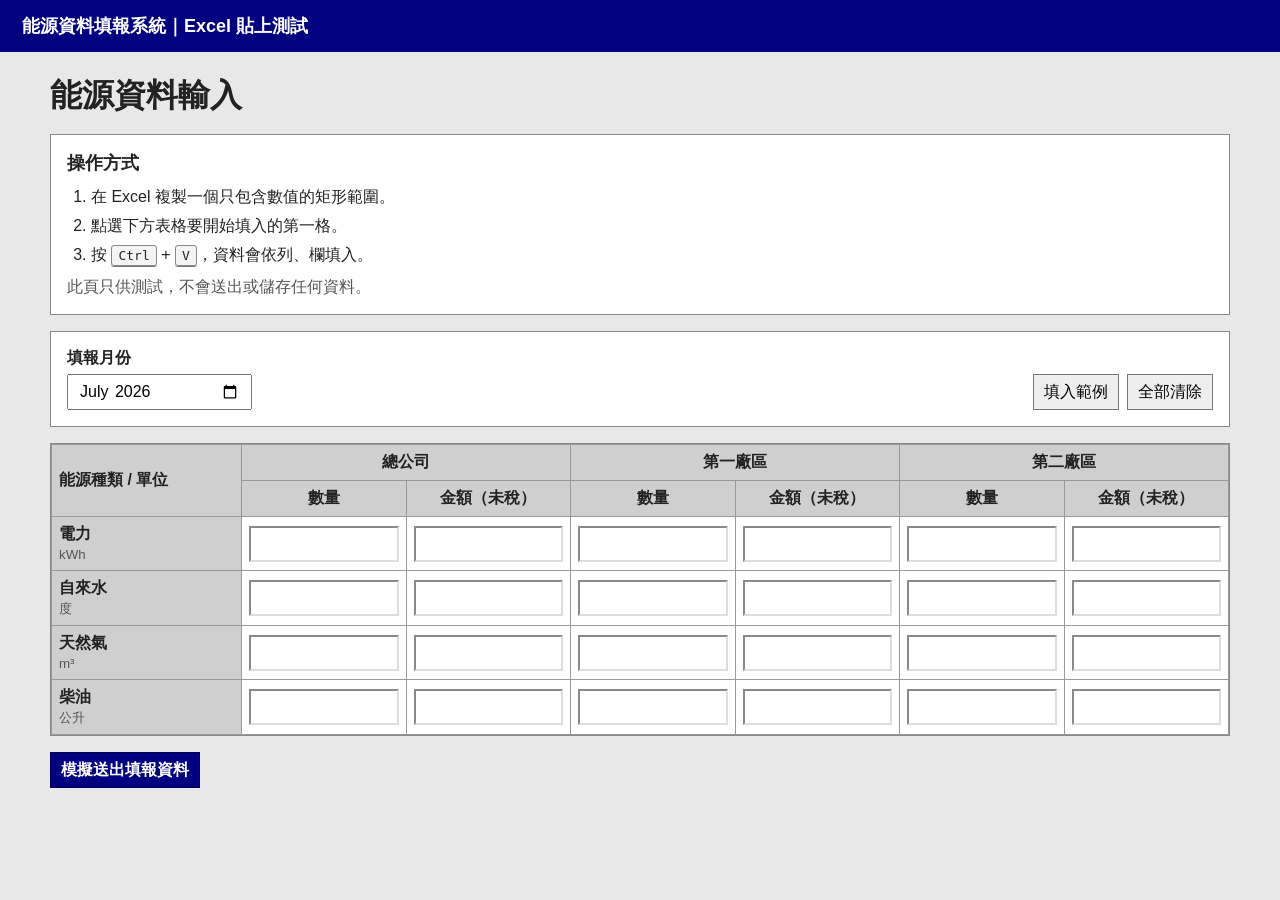
<file: excel_paste_demo/index.html>
<!doctype html>
<html lang="zh-Hant">
<head>
    <meta charset="utf-8">
    <meta name="viewport" content="width=device-width, initial-scale=1">
    <title>Excel 多格貼上測試</title>
    <link rel="stylesheet" href="style.css">
</head>
<body>
    <header>
        <strong>能源資料填報系統｜Excel 貼上測試</strong>
    </header>

    <main>
        <h1>能源資料輸入</h1>
        <section class="panel instructions">
            <h2>操作方式</h2>
            <ol>
                <li>在 Excel 複製一個只包含數值的矩形範圍。</li>
                <li>點選下方表格要開始填入的第一格。</li>
                <li>按 <kbd>Ctrl</kbd> + <kbd>V</kbd>，資料會依列、欄填入。</li>
            </ol>
            <p>此頁只供測試，不會送出或儲存任何資料。</p>
        </section>

        <section class="panel toolbar">
            <div>
                <label for="report-month">填報月份</label>
                <input id="report-month" type="month" value="2026-07">
            </div>
            <div class="actions">
                <button id="sample-button" type="button">填入範例</button>
                <button id="clear-button" type="button">全部清除</button>
            </div>
        </section>

        <div id="message" class="message info" role="status" aria-live="polite">
            請從 Excel 複製資料，然後點選任一數字欄位貼上。
        </div>

        <section class="panel table-wrap">
            <table id="fill-table">
                <thead>
                    <tr>
                        <th class="row-head" rowspan="2">能源種類 / 單位</th>
                        <th colspan="2">總公司</th>
                        <th colspan="2">第一廠區</th>
                        <th colspan="2">第二廠區</th>
                    </tr>
                    <tr>
                        <th>數量</th><th>金額（未稅）</th>
                        <th>數量</th><th>金額（未稅）</th>
                        <th>數量</th><th>金額（未稅）</th>
                    </tr>
                </thead>
                <tbody>
                    <tr><th class="row-head">電力<br><small>kWh</small></th></tr>
                    <tr><th class="row-head">自來水<br><small>度</small></th></tr>
                    <tr><th class="row-head">天然氣<br><small>m³</small></th></tr>
                    <tr><th class="row-head">柴油<br><small>公升</small></th></tr>
                </tbody>
            </table>
        </section>

        <button id="submit-button" class="primary" type="button">模擬送出填報資料</button>
    </main>
    <script src="app.js"></script>
</body>
</html>
</file>
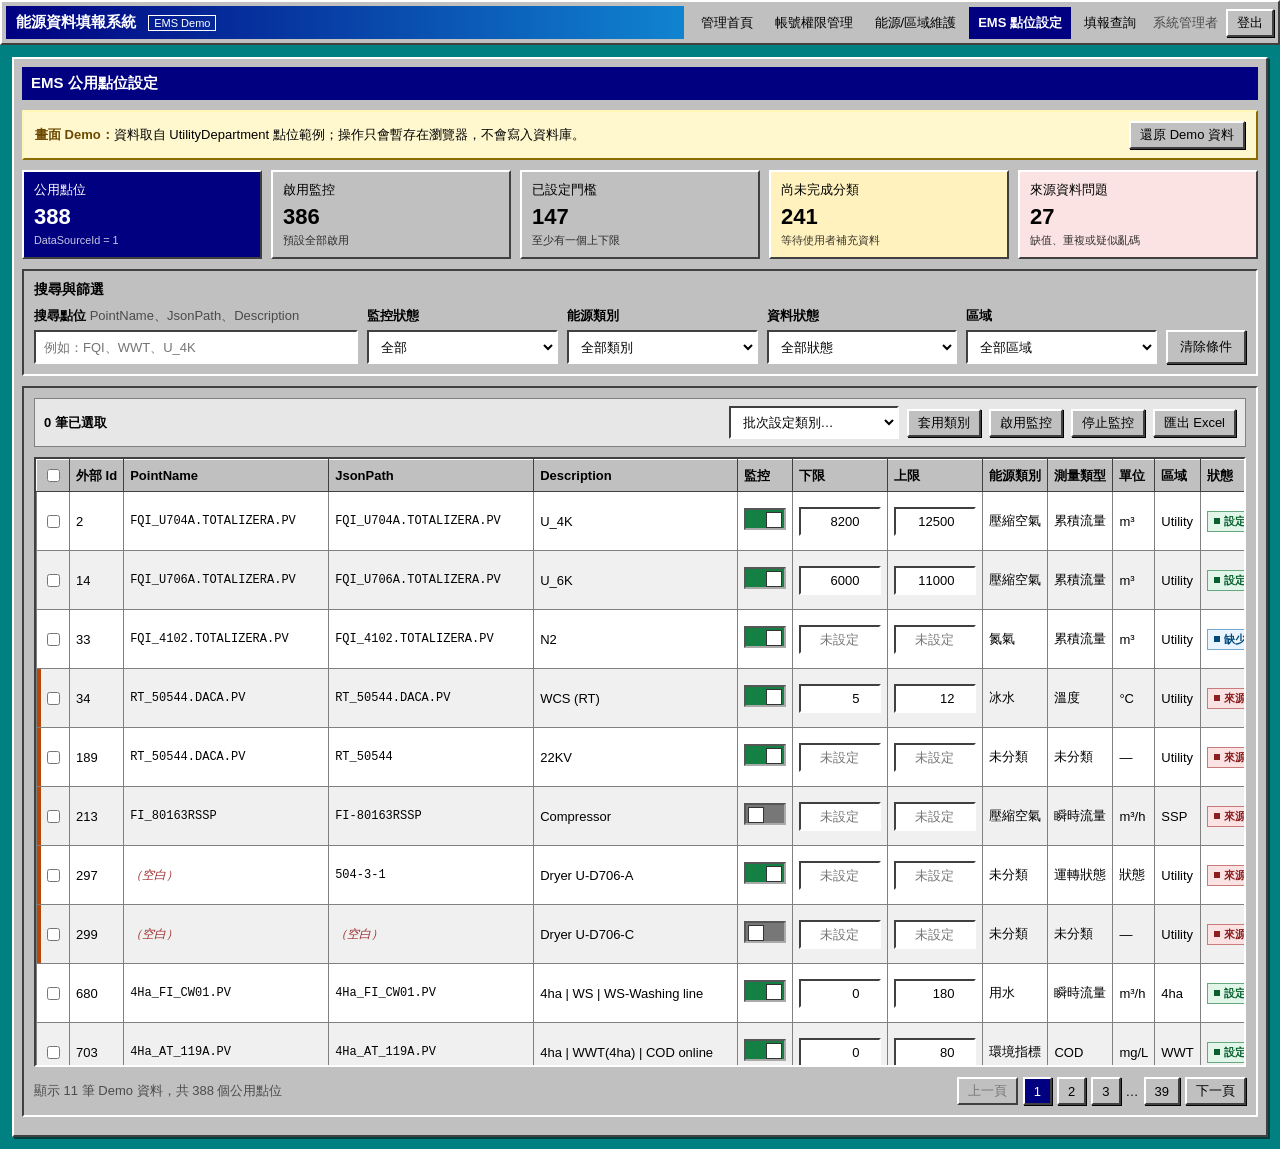
<file: ems_points_demo.html>
<!doctype html>
<html lang="zh-Hant">
<head>
    <meta charset="utf-8">
    <meta name="viewport" content="width=device-width, initial-scale=1">
    <title>EMS 公用點位設定 Demo</title>
    <style>
        :root {
            --page: #008080;
            --panel: #c0c0c0;
            --primary: #000080;
            --primary-light: #1084d0;
            --highlight: #ffffff;
            --shadow: #404040;
            --border: #808080;
            --muted: #4b4b4b;
            --danger: #8b1e1e;
            --warning: #8a5300;
            --success: #075f2c;
            --info-bg: #e9f4ff;
        }

        * { box-sizing: border-box; }

        body {
            margin: 0;
            min-width: 320px;
            background: var(--page);
            color: #000;
            font-family: Tahoma, "Microsoft JhengHei", "MS Sans Serif", sans-serif;
            font-size: 13px;
        }

        button, input, select, textarea { font: inherit; }
        button, .button {
            min-height: 34px;
            padding: 6px 12px;
            border: 2px solid;
            border-color: var(--highlight) var(--shadow) var(--shadow) var(--highlight);
            background: var(--panel);
            color: #000;
            cursor: pointer;
            box-shadow: 1px 1px 0 #000;
        }
        button:active {
            border-color: var(--shadow) var(--highlight) var(--highlight) var(--shadow);
            box-shadow: none;
            transform: translate(1px, 1px);
        }
        button:focus-visible, input:focus-visible, select:focus-visible, textarea:focus-visible {
            outline: 2px solid #ffb000;
            outline-offset: 1px;
        }
        button.primary { background: var(--primary); color: #fff; font-weight: 700; }
        button.danger { background: #f5d2d2; color: var(--danger); }
        button.small { min-height: 28px; padding: 3px 9px; }
        button:disabled { color: #777; cursor: not-allowed; box-shadow: none; }

        input, select, textarea {
            width: 100%;
            min-height: 34px;
            padding: 6px 8px;
            border: 2px solid;
            border-color: var(--shadow) var(--highlight) var(--highlight) var(--shadow);
            border-radius: 0;
            background: #fff;
            color: #000;
        }
        input:focus, select:focus, textarea:focus { background: #ffffcf; }
        input[type="checkbox"] { width: auto; min-height: auto; }
        textarea { min-height: 78px; resize: vertical; }

        header {
            position: sticky;
            top: 0;
            z-index: 20;
            display: flex;
            align-items: center;
            justify-content: space-between;
            gap: 8px;
            padding: 4px;
            background: var(--panel);
            border: 2px solid;
            border-color: var(--highlight) var(--shadow) var(--shadow) var(--highlight);
        }
        .brand {
            flex: 1;
            padding: 7px 10px;
            background: linear-gradient(90deg, var(--primary), var(--primary-light));
            color: #fff;
            font-size: 15px;
            font-weight: 700;
        }
        .version {
            margin-left: 8px;
            padding: 1px 5px;
            border: 1px solid #fff;
            font-size: 11px;
            font-weight: 400;
        }
        nav { display: flex; align-items: center; gap: 4px; flex-wrap: wrap; }
        nav a {
            padding: 6px 8px;
            color: #000;
            text-decoration: none;
            border: 1px solid transparent;
        }
        nav a.active { background: var(--primary); color: #fff; font-weight: 700; }
        nav .user { padding: 0 4px; color: var(--muted); }

        main { padding: 12px; }
        .container {
            max-width: 1500px;
            margin: 0 auto;
            padding: 8px;
            background: var(--panel);
            border: 2px solid;
            border-color: var(--highlight) var(--shadow) var(--shadow) var(--highlight);
            box-shadow: 2px 2px 0 #003f3f;
        }
        h1 {
            margin: 0 0 10px;
            padding: 7px 9px;
            background: var(--primary);
            color: #fff;
            font-size: 15px;
        }
        h2 { margin: 0 0 8px; font-size: 14px; }
        p { margin: 5px 0; }
        .muted { color: var(--muted); }

        .demo-notice {
            display: flex;
            align-items: center;
            justify-content: space-between;
            gap: 12px;
            margin-bottom: 10px;
            padding: 9px 11px;
            background: #fff8cf;
            border: 2px solid;
            border-color: #fff7b5 #8a6d00 #8a6d00 #fff7b5;
        }
        .demo-notice strong { color: #6d4800; }

        .kpis {
            display: grid;
            grid-template-columns: repeat(5, minmax(130px, 1fr));
            gap: 9px;
            margin-bottom: 10px;
        }
        .kpi {
            padding: 9px 10px;
            background: var(--panel);
            border: 2px solid;
            border-color: var(--highlight) var(--shadow) var(--shadow) var(--highlight);
        }
        .kpi strong { display: block; margin: 5px 0 2px; font-size: 22px; }
        .kpi.primary { background: var(--primary); color: #fff; }
        .kpi.warning { background: #fff2bf; }
        .kpi.danger { background: #fbe3e3; }
        .kpi small { color: inherit; opacity: .78; }

        .panel {
            margin-bottom: 10px;
            padding: 10px;
            background: var(--panel);
            border: 2px solid;
            border-color: var(--shadow) var(--highlight) var(--highlight) var(--shadow);
        }
        .filters {
            display: grid;
            grid-template-columns: minmax(230px, 1.7fr) repeat(4, minmax(130px, 1fr)) auto;
            gap: 9px;
            align-items: end;
        }
        label { display: block; margin-bottom: 5px; font-weight: 700; }
        .label-help { font-weight: 400; color: var(--muted); }

        .bulk-bar {
            display: flex;
            align-items: center;
            gap: 8px;
            flex-wrap: wrap;
            min-height: 48px;
            margin-bottom: 10px;
            padding: 7px 9px;
            background: #e7e7e7;
            border: 1px solid var(--border);
        }
        .bulk-bar strong { margin-right: auto; }
        .bulk-bar select { width: 170px; min-height: 32px; }

        .table-shell {
            max-height: 610px;
            overflow: auto;
            background: #fff;
            border: 2px solid;
            border-color: var(--shadow) var(--highlight) var(--highlight) var(--shadow);
        }
        table { width: 100%; min-width: 1260px; border-collapse: collapse; }
        th, td {
            padding: 6px;
            border: 1px solid var(--border);
            text-align: left;
            vertical-align: middle;
        }
        th {
            position: sticky;
            top: 0;
            z-index: 2;
            background: var(--panel);
            border-color: var(--highlight) var(--shadow) var(--shadow) var(--highlight);
            white-space: nowrap;
        }
        tbody tr:nth-child(even) td { background: #f0f0f0; }
        tbody tr:hover td { background: #e7f3ff; }
        tbody tr.selected td { background: #dbeaff; }
        tbody tr.issue-row td:first-child { box-shadow: inset 4px 0 #b54708; }
        .check-cell { width: 34px; text-align: center; }
        .id-cell { width: 58px; font-variant-numeric: tabular-nums; }
        .point-cell { min-width: 205px; font-family: Consolas, monospace; font-size: 12px; }
        .description-cell { min-width: 155px; max-width: 220px; }
        .limit-cell { width: 92px; }
        .limit-cell input { min-width: 82px; min-height: 29px; padding: 3px 5px; text-align: right; }
        .action-cell { width: 80px; text-align: center; }
        .empty-value { color: #9b2c2c; font-style: italic; }
        .ellipsis { overflow: hidden; text-overflow: ellipsis; white-space: nowrap; }

        .badge {
            display: inline-flex;
            align-items: center;
            gap: 4px;
            padding: 2px 6px;
            border: 1px solid #777;
            background: #eee;
            font-size: 11px;
            font-weight: 700;
            white-space: nowrap;
        }
        .badge.success { color: var(--success); background: #e1f5e8; border-color: #65a87d; }
        .badge.warning { color: var(--warning); background: #fff2bf; border-color: #c69230; }
        .badge.danger { color: var(--danger); background: #fbe3e3; border-color: #c97a7a; }
        .badge.info { color: #004878; background: var(--info-bg); border-color: #76a9cf; }
        .badge::before { content: ""; width: 6px; height: 6px; background: currentColor; }

        .switch {
            position: relative;
            display: inline-block;
            width: 42px;
            height: 22px;
            vertical-align: middle;
        }
        .switch input { width: 1px; height: 1px; opacity: 0; }
        .switch span {
            position: absolute;
            inset: 0;
            background: #777;
            border: 2px inset #aaa;
            cursor: pointer;
        }
        .switch span::after {
            content: "";
            position: absolute;
            top: 2px;
            left: 2px;
            width: 14px;
            height: 14px;
            background: #fff;
            border: 1px solid #333;
            transition: transform .12s;
        }
        .switch input:checked + span { background: #148044; }
        .switch input:checked + span::after { transform: translateX(18px); }

        .footer-bar {
            display: flex;
            justify-content: space-between;
            align-items: center;
            gap: 10px;
            margin-top: 10px;
        }
        .pager { display: flex; align-items: center; gap: 5px; }
        .pager button.active { background: var(--primary); color: #fff; }

        dialog {
            width: min(900px, calc(100vw - 24px));
            max-height: calc(100vh - 30px);
            padding: 0;
            border: 2px solid;
            border-color: var(--highlight) var(--shadow) var(--shadow) var(--highlight);
            background: var(--panel);
            color: #000;
            box-shadow: 5px 5px 0 rgba(0, 0, 0, .45);
        }
        dialog::backdrop { background: rgba(0, 0, 0, .55); }
        .dialog-title {
            display: flex;
            align-items: center;
            justify-content: space-between;
            padding: 6px 8px;
            background: linear-gradient(90deg, var(--primary), var(--primary-light));
            color: #fff;
            font-weight: 700;
        }
        .dialog-title button {
            width: 26px;
            min-height: 24px;
            padding: 0;
            background: var(--panel);
            color: #000;
        }
        .dialog-body { max-height: calc(100vh - 125px); overflow: auto; padding: 12px; }
        .source-card {
            margin-bottom: 12px;
            padding: 9px;
            background: #efefef;
            border: 1px solid var(--border);
        }
        .source-grid {
            display: grid;
            grid-template-columns: 90px minmax(180px, 1fr) minmax(180px, 1fr);
            gap: 8px 12px;
        }
        .source-grid code { overflow-wrap: anywhere; font-size: 12px; }
        .form-grid {
            display: grid;
            grid-template-columns: repeat(3, minmax(0, 1fr));
            gap: 11px;
        }
        .span-2 { grid-column: span 2; }
        .span-3 { grid-column: 1 / -1; }
        .monitor-box {
            display: flex;
            align-items: center;
            gap: 10px;
            min-height: 34px;
            padding: 5px 8px;
            background: #fff;
            border: 2px inset #ddd;
        }
        .monitor-box label { margin: 0; }
        .dialog-actions {
            display: flex;
            justify-content: flex-end;
            gap: 8px;
            padding: 9px 12px;
            border-top: 1px solid var(--border);
        }
        .validation {
            display: none;
            margin-bottom: 10px;
            padding: 8px;
            color: var(--danger);
            background: #fbe3e3;
            border: 1px solid #c97a7a;
        }

        .toast {
            position: fixed;
            right: 18px;
            bottom: 18px;
            z-index: 50;
            display: none;
            max-width: 380px;
            padding: 11px 14px;
            color: #fff;
            background: #075f2c;
            border: 2px solid;
            border-color: #b8efca #002d14 #002d14 #b8efca;
            box-shadow: 3px 3px 0 rgba(0, 0, 0, .45);
        }

        @media (max-width: 1050px) {
            .kpis { grid-template-columns: repeat(3, 1fr); }
            .filters { grid-template-columns: repeat(3, 1fr); }
        }
        @media (max-width: 720px) {
            header { position: static; align-items: stretch; flex-direction: column; }
            nav { display: none; }
            main { padding: 6px; }
            .kpis { grid-template-columns: 1fr 1fr; }
            .filters { grid-template-columns: 1fr 1fr; }
            .filters .search-field { grid-column: 1 / -1; }
            .form-grid, .source-grid { grid-template-columns: 1fr; }
            .span-2, .span-3 { grid-column: auto; }
            .demo-notice, .footer-bar { align-items: stretch; flex-direction: column; }
        }
    </style>
</head>
<body>
    <header>
        <div class="brand">能源資料填報系統 <span class="version">EMS Demo</span></div>
        <nav aria-label="管理選單">
            <a href="#">管理首頁</a>
            <a href="#">帳號權限管理</a>
            <a href="#">能源/區域維護</a>
            <a class="active" href="#">EMS 點位設定</a>
            <a href="#">填報查詢</a>
            <span class="user">系統管理者</span>
            <button class="small">登出</button>
        </nav>
    </header>

    <main>
        <div class="container">
            <h1>EMS 公用點位設定</h1>

            <div class="demo-notice">
                <div><strong>畫面 Demo：</strong>資料取自 UtilityDepartment 點位範例；操作只會暫存在瀏覽器，不會寫入資料庫。</div>
                <button class="small" id="reset-demo">還原 Demo 資料</button>
            </div>

            <section class="kpis" aria-label="點位摘要">
                <div class="kpi primary"><span>公用點位</span><strong>388</strong><small>DataSourceId = 1</small></div>
                <div class="kpi"><span>啟用監控</span><strong id="kpi-monitored">386</strong><small>預設全部啟用</small></div>
                <div class="kpi"><span>已設定門檻</span><strong id="kpi-limits">147</strong><small>至少有一個上下限</small></div>
                <div class="kpi warning"><span>尚未完成分類</span><strong>241</strong><small>等待使用者補充資料</small></div>
                <div class="kpi danger"><span>來源資料問題</span><strong>27</strong><small>缺值、重複或疑似亂碼</small></div>
            </section>

            <section class="panel">
                <h2>搜尋與篩選</h2>
                <div class="filters">
                    <div class="search-field">
                        <label for="search">搜尋點位 <span class="label-help">PointName、JsonPath、Description</span></label>
                        <input id="search" type="search" placeholder="例如：FQI、WWT、U_4K">
                    </div>
                    <div>
                        <label for="monitor-filter">監控狀態</label>
                        <select id="monitor-filter">
                            <option value="all">全部</option>
                            <option value="on">監控中</option>
                            <option value="off">不監控</option>
                        </select>
                    </div>
                    <div>
                        <label for="category-filter">能源類別</label>
                        <select id="category-filter">
                            <option value="all">全部類別</option>
                            <option value="未分類">未分類</option>
                            <option value="壓縮空氣">壓縮空氣</option>
                            <option value="氮氣">氮氣</option>
                            <option value="冰水">冰水</option>
                            <option value="用水">用水</option>
                            <option value="廢水">廢水</option>
                            <option value="環境指標">環境指標</option>
                        </select>
                    </div>
                    <div>
                        <label for="status-filter">資料狀態</label>
                        <select id="status-filter">
                            <option value="all">全部狀態</option>
                            <option value="complete">分類完成</option>
                            <option value="incomplete">尚未分類</option>
                            <option value="issue">來源有問題</option>
                            <option value="no-limit">尚未設定門檻</option>
                        </select>
                    </div>
                    <div>
                        <label for="area-filter">區域</label>
                        <select id="area-filter">
                            <option value="all">全部區域</option>
                            <option value="Utility">Utility</option>
                            <option value="POY">POY</option>
                            <option value="DTY">DTY</option>
                            <option value="SSP">SSP</option>
                            <option value="WWT">WWT</option>
                            <option value="4ha">4ha</option>
                        </select>
                    </div>
                    <button id="clear-filter">清除條件</button>
                </div>
            </section>

            <section class="panel">
                <div class="bulk-bar">
                    <strong><span id="selected-count">0</span> 筆已選取</strong>
                    <select id="bulk-category" aria-label="批次能源類別">
                        <option value="">批次設定類別…</option>
                        <option>壓縮空氣</option>
                        <option>氮氣</option>
                        <option>冰水</option>
                        <option>用水</option>
                        <option>廢水</option>
                        <option>環境指標</option>
                    </select>
                    <button class="small" id="bulk-apply">套用類別</button>
                    <button class="small" id="bulk-monitor-on">啟用監控</button>
                    <button class="small" id="bulk-monitor-off">停止監控</button>
                    <button class="small" id="export-demo">匯出 Excel</button>
                </div>

                <div class="table-shell">
                    <table>
                        <thead>
                            <tr>
                                <th class="check-cell"><input id="select-all" type="checkbox" aria-label="全選"></th>
                                <th>外部 Id</th>
                                <th>PointName</th>
                                <th>JsonPath</th>
                                <th>Description</th>
                                <th>監控</th>
                                <th>下限</th>
                                <th>上限</th>
                                <th>能源類別</th>
                                <th>測量類型</th>
                                <th>單位</th>
                                <th>區域</th>
                                <th>狀態</th>
                                <th>操作</th>
                            </tr>
                        </thead>
                        <tbody id="point-rows"></tbody>
                    </table>
                </div>

                <div class="footer-bar">
                    <span id="result-summary" class="muted">顯示 10 筆 Demo 資料，共 388 個公用點位</span>
                    <div class="pager" aria-label="分頁">
                        <button class="small" disabled>上一頁</button>
                        <button class="small active">1</button>
                        <button class="small">2</button>
                        <button class="small">3</button>
                        <span>…</span>
                        <button class="small">39</button>
                        <button class="small">下一頁</button>
                    </div>
                </div>
            </section>
        </div>
    </main>

    <dialog id="edit-dialog">
        <div class="dialog-title">
            <span>編輯 EMS 點位設定</span>
            <button id="close-dialog" type="button" aria-label="關閉">×</button>
        </div>
        <form id="edit-form">
            <div class="dialog-body">
                <div id="validation-message" class="validation"></div>
                <div class="source-card">
                    <h2>來源點位資料（唯讀）</h2>
                    <div class="source-grid">
                        <div><strong>外部 Id</strong><br><span id="view-id"></span></div>
                        <div><strong>PointName</strong><br><code id="view-point-name"></code></div>
                        <div><strong>JsonPath</strong><br><code id="view-json-path"></code></div>
                        <div><strong>資料來源</strong><br>UtilityDepartment</div>
                        <div class="span-2"><strong>Description</strong><br><span id="view-description"></span></div>
                    </div>
                </div>

                <h2>監控與門檻</h2>
                <div class="form-grid">
                    <div>
                        <label>是否監控</label>
                        <div class="monitor-box">
                            <label class="switch">
                                <input id="edit-monitor" type="checkbox">
                                <span></span>
                            </label>
                            <strong id="monitor-label">監控中</strong>
                        </div>
                    </div>
                    <div>
                        <label for="edit-lower">下限</label>
                        <input id="edit-lower" type="number" step="any" placeholder="未設定">
                    </div>
                    <div>
                        <label for="edit-upper">上限</label>
                        <input id="edit-upper" type="number" step="any" placeholder="未設定">
                    </div>
                    <div>
                        <label for="edit-severity">告警等級</label>
                        <select id="edit-severity">
                            <option value="warning">警告</option>
                            <option value="critical">嚴重</option>
                            <option value="info">提示</option>
                        </select>
                    </div>
                    <div>
                        <label for="edit-value-mode">告警判斷值</label>
                        <select id="edit-value-mode">
                            <option value="raw">原始讀值</option>
                            <option value="interval_delta">每次收集差值</option>
                            <option value="change_rate">變化率</option>
                        </select>
                    </div>
                    <div>
                        <label for="edit-consecutive">連續異常次數</label>
                        <input id="edit-consecutive" type="number" min="1" max="168" step="1" value="1">
                    </div>
                    <div>
                        <label for="edit-deadband">告警解除緩衝（Deadband）</label>
                        <input id="edit-deadband" type="number" min="0" step="any" value="0">
                    </div>
                </div>

                <h2 style="margin-top: 16px;">EMS 分類</h2>
                <div class="form-grid">
                    <div class="span-2">
                        <label for="edit-display-name">EMS 顯示名稱</label>
                        <input id="edit-display-name" placeholder="例如：Utility 4K 總流量">
                    </div>
                    <div>
                        <label for="edit-category">能源類別</label>
                        <select id="edit-category">
                            <option value="未分類">尚未分類</option>
                            <option value="壓縮空氣">壓縮空氣</option>
                            <option value="氮氣">氮氣</option>
                            <option value="冰水">冰水</option>
                            <option value="冷卻水">冷卻水</option>
                            <option value="用水">用水</option>
                            <option value="廢水">廢水</option>
                            <option value="電力">電力</option>
                            <option value="環境指標">環境指標</option>
                            <option value="其他">其他</option>
                        </select>
                    </div>
                    <div>
                        <label for="edit-measurement">測量類型</label>
                        <select id="edit-measurement">
                            <option value="未分類">尚未分類</option>
                            <option value="累積流量">累積流量</option>
                            <option value="瞬時流量">瞬時流量</option>
                            <option value="壓力">壓力</option>
                            <option value="溫度">溫度</option>
                            <option value="功率">功率</option>
                            <option value="運轉狀態">運轉狀態</option>
                            <option value="COD">COD</option>
                        </select>
                    </div>
                    <div>
                        <label for="edit-unit">工程單位</label>
                        <select id="edit-unit">
                            <option value="">尚未設定</option>
                            <option>m³/h</option>
                            <option>m³</option>
                            <option>bar</option>
                            <option>°C</option>
                            <option>kW</option>
                            <option>kWh</option>
                            <option>mg/L</option>
                            <option>狀態</option>
                        </select>
                    </div>
                    <div>
                        <label for="edit-area">區域</label>
                        <select id="edit-area">
                            <option value="">尚未設定</option>
                            <option>Utility</option>
                            <option>POY</option>
                            <option>DTY</option>
                            <option>SSP</option>
                            <option>WWT</option>
                            <option>4ha</option>
                        </select>
                    </div>
                    <div>
                        <label for="edit-equipment">設備／系統</label>
                        <input id="edit-equipment" placeholder="例如：U-G706-A">
                    </div>
                    <div>
                        <label for="edit-value-type">數值性質</label>
                        <select id="edit-value-type">
                            <option value="">尚未設定</option>
                            <option value="instantaneous">瞬時值</option>
                            <option value="cumulative">累積表值</option>
                            <option value="state">狀態</option>
                            <option value="calculated">計算值</option>
                        </select>
                    </div>
                    <div>
                        <label for="edit-aggregation">統計方式</label>
                        <select id="edit-aggregation">
                            <option value="">尚未設定</option>
                            <option value="average">平均</option>
                            <option value="delta">期末減期初</option>
                            <option value="sum">加總</option>
                            <option value="max">最大值</option>
                            <option value="min">最小值</option>
                            <option value="last">最後值</option>
                            <option value="duration">運轉時間</option>
                        </select>
                    </div>
                    <div>
                        <label for="edit-direction">流向</label>
                        <select id="edit-direction">
                            <option value="">尚未設定</option>
                            <option>輸入</option>
                            <option>消耗</option>
                            <option>生產</option>
                            <option>輸出</option>
                            <option>回收</option>
                            <option>排放</option>
                        </select>
                    </div>
                    <div class="span-3">
                        <label for="edit-notes">備註</label>
                        <textarea id="edit-notes" placeholder="記錄點位用途、確認狀況或其他補充資訊"></textarea>
                    </div>
                </div>
            </div>
            <div class="dialog-actions">
                <button id="cancel-edit" type="button">取消</button>
                <button class="primary" type="submit">儲存設定</button>
            </div>
        </form>
    </dialog>

    <div id="toast" class="toast" role="status"></div>

    <script>
        const initialPoints = [
            { id: 2, pointName: "FQI_U704A.TOTALIZERA.PV", jsonPath: "FQI_U704A.TOTALIZERA.PV", description: "U_4K", monitor: true, lower: 8200, upper: 12500, category: "壓縮空氣", measurement: "累積流量", unit: "m³", area: "Utility", displayName: "Utility 4K 累積流量 A", equipment: "U-704A", valueType: "cumulative", aggregation: "delta", direction: "消耗", severity: "warning", delay: 5, deadband: 100, notes: "", issue: false },
            { id: 14, pointName: "FQI_U706A.TOTALIZERA.PV", jsonPath: "FQI_U706A.TOTALIZERA.PV", description: "U_6K", monitor: true, lower: 6000, upper: 11000, category: "壓縮空氣", measurement: "累積流量", unit: "m³", area: "Utility", displayName: "Utility 6K 累積流量 A", equipment: "U-706A", valueType: "cumulative", aggregation: "delta", direction: "消耗", severity: "warning", delay: 5, deadband: 100, notes: "", issue: false },
            { id: 33, pointName: "FQI_4102.TOTALIZERA.PV", jsonPath: "FQI_4102.TOTALIZERA.PV", description: "N2", monitor: true, lower: "", upper: "", category: "氮氣", measurement: "累積流量", unit: "m³", area: "Utility", displayName: "氮氣總用量", equipment: "N2 System", valueType: "cumulative", aggregation: "delta", direction: "消耗", severity: "warning", delay: 5, deadband: 0, notes: "待確認合理上下限。", issue: false },
            { id: 34, pointName: "RT_50544.DACA.PV", jsonPath: "RT_50544.DACA.PV", description: "WCS (RT)", monitor: true, lower: 5, upper: 12, category: "冰水", measurement: "溫度", unit: "°C", area: "Utility", displayName: "WCS 回水溫度", equipment: "WCS", valueType: "instantaneous", aggregation: "average", direction: "回收", severity: "warning", delay: 10, deadband: 0.5, notes: "來源存在同名點位，需由 Id 區分。", issue: true },
            { id: 189, pointName: "RT_50544.DACA.PV", jsonPath: "RT_50544", description: "22KV", monitor: true, lower: "", upper: "", category: "未分類", measurement: "未分類", unit: "", area: "Utility", displayName: "", equipment: "", valueType: "", aggregation: "", direction: "", severity: "warning", delay: 5, deadband: 0, notes: "", issue: true },
            { id: 213, pointName: "FI_80163RSSP", jsonPath: "FI-80163RSSP", description: "Compressor", monitor: false, lower: "", upper: "", category: "壓縮空氣", measurement: "瞬時流量", unit: "m³/h", area: "SSP", displayName: "SSP Rpet 空壓流量", equipment: "Compressor", valueType: "instantaneous", aggregation: "average", direction: "消耗", severity: "warning", delay: 5, deadband: 0, notes: "JsonPath 與 PointName 格式不同。", issue: true },
            { id: 297, pointName: "", jsonPath: "504-3-1", description: "Dryer U-D706-A", monitor: true, lower: "", upper: "", category: "未分類", measurement: "運轉狀態", unit: "狀態", area: "Utility", displayName: "乾燥機 U-D706-A", equipment: "U-D706-A", valueType: "state", aggregation: "duration", direction: "", severity: "info", delay: 5, deadband: 0, notes: "PointName 為空白。", issue: true },
            { id: 299, pointName: "", jsonPath: "", description: "Dryer U-D706-C", monitor: false, lower: "", upper: "", category: "未分類", measurement: "未分類", unit: "", area: "Utility", displayName: "乾燥機 U-D706-C", equipment: "U-D706-C", valueType: "state", aggregation: "duration", direction: "", severity: "info", delay: 5, deadband: 0, notes: "PointName 與 JsonPath 都是空白，暫停監控。", issue: true },
            { id: 680, pointName: "4Ha_FI_CW01.PV", jsonPath: "4Ha_FI_CW01.PV", description: "4ha | WS | WS-Washing line", monitor: true, lower: 0, upper: 180, category: "用水", measurement: "瞬時流量", unit: "m³/h", area: "4ha", displayName: "4ha 洗滌線用水流量", equipment: "Washing line", valueType: "instantaneous", aggregation: "average", direction: "消耗", severity: "warning", delay: 5, deadband: 5, notes: "", issue: false },
            { id: 703, pointName: "4Ha_AT_119A.PV", jsonPath: "4Ha_AT_119A.PV", description: "4ha | WWT(4ha) | COD online", monitor: true, lower: 0, upper: 80, category: "環境指標", measurement: "COD", unit: "mg/L", area: "WWT", displayName: "4ha 放流水 COD", equipment: "WWT 4ha", valueType: "instantaneous", aggregation: "average", direction: "排放", severity: "critical", delay: 10, deadband: 5, notes: "", issue: false },
            { id: 704, pointName: "FT-01A.PV", jsonPath: "FT-01A.PV", description: "WWT(100ha) | Ester waste water", monitor: true, lower: 0, upper: 250, category: "廢水", measurement: "瞬時流量", unit: "m³/h", area: "WWT", displayName: "100ha 酯化廢水流量", equipment: "WWT 100ha", valueType: "instantaneous", aggregation: "average", direction: "排放", severity: "warning", delay: 5, deadband: 5, notes: "", issue: false }
        ];

        let points = structuredClone(initialPoints);
        let editingId = null;
        const selected = new Set();
        const rows = document.querySelector("#point-rows");
        const dialog = document.querySelector("#edit-dialog");
        const filters = ["search", "monitor-filter", "category-filter", "status-filter", "area-filter"];

        const escapeHtml = (value) => String(value ?? "")
            .replaceAll("&", "&amp;")
            .replaceAll("<", "&lt;")
            .replaceAll(">", "&gt;")
            .replaceAll('"', "&quot;")
            .replaceAll("'", "&#039;");

        function isComplete(point) {
            return point.category !== "未分類" && point.measurement !== "未分類" && point.unit && point.area && point.valueType && point.aggregation;
        }

        function hasLimit(point) {
            return point.lower !== "" || point.upper !== "";
        }

        function statusBadge(point) {
            if (point.issue) return '<span class="badge danger">來源待確認</span>';
            if (!isComplete(point)) return '<span class="badge warning">尚未分類</span>';
            if (!hasLimit(point)) return '<span class="badge info">缺少門檻</span>';
            return '<span class="badge success">設定完成</span>';
        }

        function filteredPoints() {
            const keyword = document.querySelector("#search").value.trim().toLowerCase();
            const monitor = document.querySelector("#monitor-filter").value;
            const category = document.querySelector("#category-filter").value;
            const status = document.querySelector("#status-filter").value;
            const area = document.querySelector("#area-filter").value;
            return points.filter((point) => {
                const haystack = `${point.pointName} ${point.jsonPath} ${point.description}`.toLowerCase();
                if (keyword && !haystack.includes(keyword)) return false;
                if (monitor === "on" && !point.monitor) return false;
                if (monitor === "off" && point.monitor) return false;
                if (category !== "all" && point.category !== category) return false;
                if (area !== "all" && point.area !== area) return false;
                if (status === "complete" && !isComplete(point)) return false;
                if (status === "incomplete" && isComplete(point)) return false;
                if (status === "issue" && !point.issue) return false;
                if (status === "no-limit" && hasLimit(point)) return false;
                return true;
            });
        }

        function render() {
            const visible = filteredPoints();
            rows.innerHTML = visible.map((point) => `
                <tr class="${selected.has(point.id) ? "selected" : ""} ${point.issue ? "issue-row" : ""}" data-id="${point.id}">
                    <td class="check-cell"><input class="row-check" type="checkbox" ${selected.has(point.id) ? "checked" : ""} aria-label="選取點位 ${point.id}"></td>
                    <td class="id-cell">${point.id}</td>
                    <td class="point-cell">${point.pointName ? escapeHtml(point.pointName) : '<span class="empty-value">（空白）</span>'}</td>
                    <td class="point-cell">${point.jsonPath ? escapeHtml(point.jsonPath) : '<span class="empty-value">（空白）</span>'}</td>
                    <td class="description-cell"><div class="ellipsis" title="${escapeHtml(point.description)}">${escapeHtml(point.description)}</div></td>
                    <td>
                        <label class="switch" title="是否監控">
                            <input class="monitor-toggle" type="checkbox" ${point.monitor ? "checked" : ""}>
                            <span></span>
                        </label>
                    </td>
                    <td class="limit-cell"><input class="quick-lower" type="number" step="any" value="${escapeHtml(point.lower)}" placeholder="未設定" aria-label="下限"></td>
                    <td class="limit-cell"><input class="quick-upper" type="number" step="any" value="${escapeHtml(point.upper)}" placeholder="未設定" aria-label="上限"></td>
                    <td>${escapeHtml(point.category)}</td>
                    <td>${escapeHtml(point.measurement)}</td>
                    <td>${escapeHtml(point.unit || "—")}</td>
                    <td>${escapeHtml(point.area || "—")}</td>
                    <td>${statusBadge(point)}</td>
                    <td class="action-cell"><button class="small edit-button" type="button">編輯</button></td>
                </tr>
            `).join("");
            document.querySelector("#selected-count").textContent = selected.size;
            document.querySelector("#result-summary").textContent = visible.length === points.length
                ? `顯示 ${visible.length} 筆 Demo 資料，共 388 個公用點位`
                : `篩選結果 ${visible.length} 筆（Demo 樣本共 ${points.length} 筆）`;
            document.querySelector("#select-all").checked = visible.length > 0 && visible.every((point) => selected.has(point.id));
        }

        function showToast(message) {
            const toast = document.querySelector("#toast");
            toast.textContent = message;
            toast.style.display = "block";
            clearTimeout(showToast.timer);
            showToast.timer = setTimeout(() => { toast.style.display = "none"; }, 2600);
        }

        function pointFromRow(element) {
            const id = Number(element.closest("tr").dataset.id);
            return points.find((point) => point.id === id);
        }

        rows.addEventListener("change", (event) => {
            const point = pointFromRow(event.target);
            if (!point) return;
            if (event.target.classList.contains("row-check")) {
                event.target.checked ? selected.add(point.id) : selected.delete(point.id);
                render();
            }
            if (event.target.classList.contains("monitor-toggle")) {
                point.monitor = event.target.checked;
                showToast(`點位 ${point.id} 已${point.monitor ? "啟用" : "停止"}監控（Demo）`);
            }
            if (event.target.classList.contains("quick-lower")) point.lower = event.target.value;
            if (event.target.classList.contains("quick-upper")) point.upper = event.target.value;
        });

        rows.addEventListener("click", (event) => {
            if (!event.target.classList.contains("edit-button")) return;
            openEditor(pointFromRow(event.target));
        });

        document.querySelector("#select-all").addEventListener("change", (event) => {
            filteredPoints().forEach((point) => event.target.checked ? selected.add(point.id) : selected.delete(point.id));
            render();
        });

        filters.forEach((id) => document.querySelector(`#${id}`).addEventListener(id === "search" ? "input" : "change", render));
        document.querySelector("#clear-filter").addEventListener("click", () => {
            document.querySelector("#search").value = "";
            ["monitor-filter", "category-filter", "status-filter", "area-filter"].forEach((id) => document.querySelector(`#${id}`).value = "all");
            render();
        });

        function applyToSelected(callback, message) {
            if (!selected.size) return showToast("請先勾選至少一個點位。");
            points.filter((point) => selected.has(point.id)).forEach(callback);
            render();
            showToast(message);
        }

        document.querySelector("#bulk-apply").addEventListener("click", () => {
            const category = document.querySelector("#bulk-category").value;
            if (!category) return showToast("請先選擇要套用的能源類別。");
            applyToSelected((point) => { point.category = category; }, `已批次更新 ${selected.size} 個點位類別（Demo）`);
        });
        document.querySelector("#bulk-monitor-on").addEventListener("click", () => applyToSelected((point) => { point.monitor = true; }, `已啟用 ${selected.size} 個點位（Demo）`));
        document.querySelector("#bulk-monitor-off").addEventListener("click", () => applyToSelected((point) => { point.monitor = false; }, `已停止 ${selected.size} 個點位（Demo）`));
        document.querySelector("#export-demo").addEventListener("click", () => showToast("正式版會在這裡下載目前篩選結果的 Excel。"));

        function setValue(id, value) { document.querySelector(`#${id}`).value = value ?? ""; }

        function openEditor(point) {
            editingId = point.id;
            document.querySelector("#view-id").textContent = point.id;
            document.querySelector("#view-point-name").textContent = point.pointName || "（空白）";
            document.querySelector("#view-json-path").textContent = point.jsonPath || "（空白）";
            document.querySelector("#view-description").textContent = point.description || "（空白）";
            document.querySelector("#edit-monitor").checked = point.monitor;
            document.querySelector("#monitor-label").textContent = point.monitor ? "監控中" : "不監控";
            setValue("edit-lower", point.lower);
            setValue("edit-upper", point.upper);
            setValue("edit-severity", point.severity);
            setValue("edit-value-mode", point.valueMode || (point.valueType === "cumulative" ? "interval_delta" : "raw"));
            setValue("edit-consecutive", point.consecutive || 1);
            setValue("edit-deadband", point.deadband);
            setValue("edit-display-name", point.displayName);
            setValue("edit-category", point.category);
            setValue("edit-measurement", point.measurement);
            setValue("edit-unit", point.unit);
            setValue("edit-area", point.area);
            setValue("edit-equipment", point.equipment);
            setValue("edit-value-type", point.valueType);
            setValue("edit-aggregation", point.aggregation);
            setValue("edit-direction", point.direction);
            setValue("edit-notes", point.notes);
            document.querySelector("#validation-message").style.display = "none";
            dialog.showModal();
        }

        document.querySelector("#edit-monitor").addEventListener("change", (event) => {
            document.querySelector("#monitor-label").textContent = event.target.checked ? "監控中" : "不監控";
        });
        document.querySelector("#close-dialog").addEventListener("click", () => dialog.close());
        document.querySelector("#cancel-edit").addEventListener("click", () => dialog.close());
        dialog.addEventListener("click", (event) => {
            if (event.target === dialog) dialog.close();
        });

        document.querySelector("#edit-form").addEventListener("submit", (event) => {
            event.preventDefault();
            const lowerRaw = document.querySelector("#edit-lower").value;
            const upperRaw = document.querySelector("#edit-upper").value;
            const validation = document.querySelector("#validation-message");
            if (lowerRaw !== "" && upperRaw !== "" && Number(lowerRaw) > Number(upperRaw)) {
                validation.textContent = "下限不可大於上限，請修正後再儲存。";
                validation.style.display = "block";
                return;
            }
            const point = points.find((item) => item.id === editingId);
            point.monitor = document.querySelector("#edit-monitor").checked;
            point.lower = lowerRaw;
            point.upper = upperRaw;
            point.severity = document.querySelector("#edit-severity").value;
            point.valueMode = document.querySelector("#edit-value-mode").value;
            point.consecutive = document.querySelector("#edit-consecutive").value;
            point.deadband = document.querySelector("#edit-deadband").value;
            point.displayName = document.querySelector("#edit-display-name").value.trim();
            point.category = document.querySelector("#edit-category").value;
            point.measurement = document.querySelector("#edit-measurement").value;
            point.unit = document.querySelector("#edit-unit").value;
            point.area = document.querySelector("#edit-area").value;
            point.equipment = document.querySelector("#edit-equipment").value.trim();
            point.valueType = document.querySelector("#edit-value-type").value;
            point.aggregation = document.querySelector("#edit-aggregation").value;
            point.direction = document.querySelector("#edit-direction").value;
            point.notes = document.querySelector("#edit-notes").value.trim();
            dialog.close();
            render();
            showToast(`點位 ${point.id} 的設定已儲存（Demo）`);
        });

        document.querySelector("#reset-demo").addEventListener("click", () => {
            points = structuredClone(initialPoints);
            selected.clear();
            render();
            showToast("Demo 資料已還原。");
        });

        render();
    </script>
</body>
</html>
</file>
<file: excel_paste_demo/style.css>
:root {
    font-family: Arial, "Microsoft JhengHei", sans-serif;
    color: #222;
    background: #e8e8e8;
}
* { box-sizing: border-box; }
body { margin: 0; }
header { padding: 14px 22px; color: #fff; background: #000080; font-size: 18px; }
main { width: min(1180px, calc(100% - 32px)); margin: 22px auto 48px; }
h1 { margin: 0 0 16px; }
h2 { margin: 0 0 8px; font-size: 18px; }
.panel { margin-bottom: 16px; padding: 16px; background: #fff; border: 1px solid #888; }
.instructions ol { margin: 8px 0; padding-left: 24px; line-height: 1.8; }
.instructions p { margin: 8px 0 0; color: #555; }
kbd { padding: 2px 6px; border: 1px solid #888; border-radius: 3px; background: #f4f4f4; box-shadow: 0 1px #777; }
.toolbar { display: flex; align-items: end; justify-content: space-between; gap: 16px; }
label { display: block; margin-bottom: 5px; font-weight: bold; }
input, button { min-height: 36px; padding: 6px 10px; font: inherit; }
button { cursor: pointer; border: 1px solid #777; background: #eee; }
button:hover { background: #ddd; }
.actions { display: flex; gap: 8px; }
.primary { color: white; background: #000080; border-color: #00004c; font-weight: bold; }
.primary:hover { background: #0000a8; }
.message { display: none; margin-bottom: 16px; padding: 12px; border: 1px solid; }
.message.show { display: block; }
.message.info { color: #075985; background: #e0f2fe; border-color: #7dd3fc; }
.message.success { color: #166534; background: #dcfce7; border-color: #86efac; }
.message.warning { color: #92400e; background: #fef3c7; border-color: #fcd34d; }
.table-wrap { overflow-x: auto; padding: 0; }
table { width: 100%; min-width: 920px; border-collapse: collapse; table-layout: fixed; }
th, td { padding: 7px; border: 1px solid #999; text-align: center; }
th { background: #cfcfcf; }
.row-head { width: 190px; text-align: left; }
small { color: #555; font-weight: normal; }
td { background: #fff; }
td input { width: 100%; min-width: 104px; text-align: right; border: 2px inset #ddd; }
td input:focus { outline: 3px solid #60a5fa; outline-offset: 0; }
td input.pasted { background: #dcfce7; }
td input.invalid { color: #b91c1c; background: #fee2e2; border-color: #dc2626; }
@media (max-width: 650px) {
    .toolbar { align-items: stretch; flex-direction: column; }
    .actions button { flex: 1; }
}
</file>
